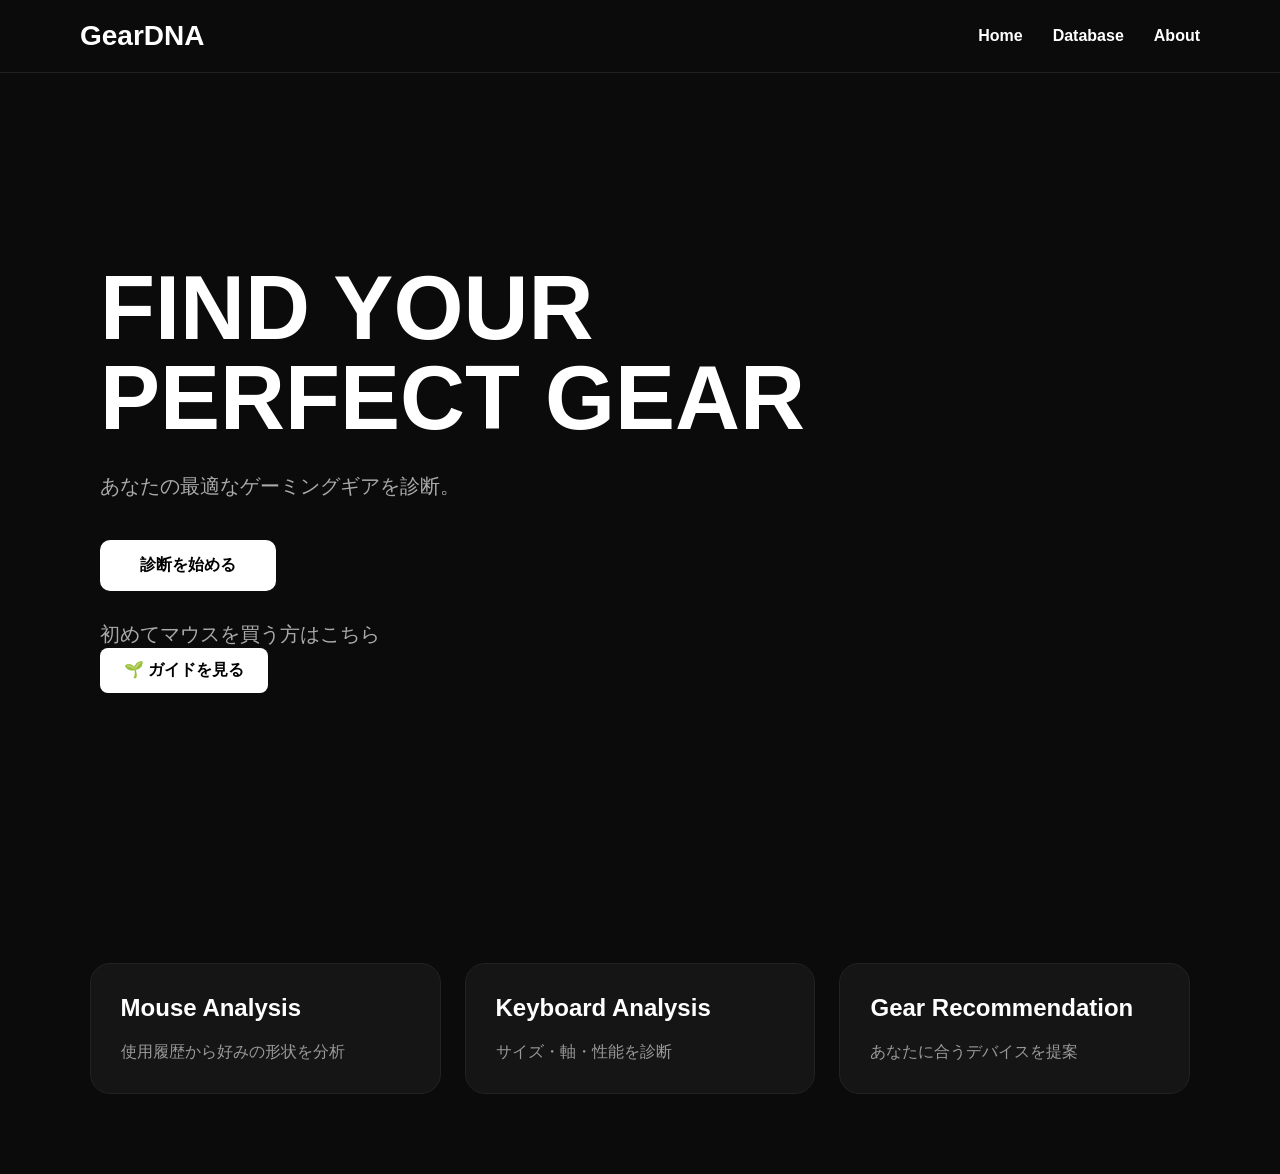
<file: index.html>
<!DOCTYPE html>
<html lang="ja">
<head>
    <meta charset="UTF-8">
    <meta name="viewport" content="width=device-width, initial-scale=1.0">
    <title>GearDNA</title>
    <link rel="stylesheet" href="css/style.css?v=20261027-responsive-v2">
</head>
<body>

<header>
    <div class="logo">GearDNA</div>

    <nav>
        <a href="index.html">Home</a>
        <a href="pages/diagnose.html">Database</a>
        <a href="pages/about.html">About</a>
    </nav>
</header>

<section class="hero">

    <div class="hero-text">
        <h1>
            FIND YOUR<br>
            PERFECT GEAR
        </h1>

        <p>
            あなたの最適なゲーミングギアを診断。
        </p>

        <a href="pages/diagnose.html" class="start-btn">
            診断を始める
        </a>
        <p class="guide-text">
            初めてマウスを買う方はこちら
        </p>
        <a href="pages/beginner.html" class="guide-btn">
            🌱 ガイドを見る
        </a>
    </div>

 

</section>

<section class="features">

    <div class="card">
        <h2>Mouse Analysis</h2>
        <p>
            使用履歴から好みの形状を分析
        </p>
    </div>

    <div class="card">
        <h2>Keyboard Analysis</h2>
        <p>
            サイズ・軸・性能を診断
        </p>
    </div>

    <div class="card">
        <h2>Gear Recommendation</h2>
        <p>
            あなたに合うデバイスを提案
        </p>
    </div>

</section>

</body>
</html>
</file>
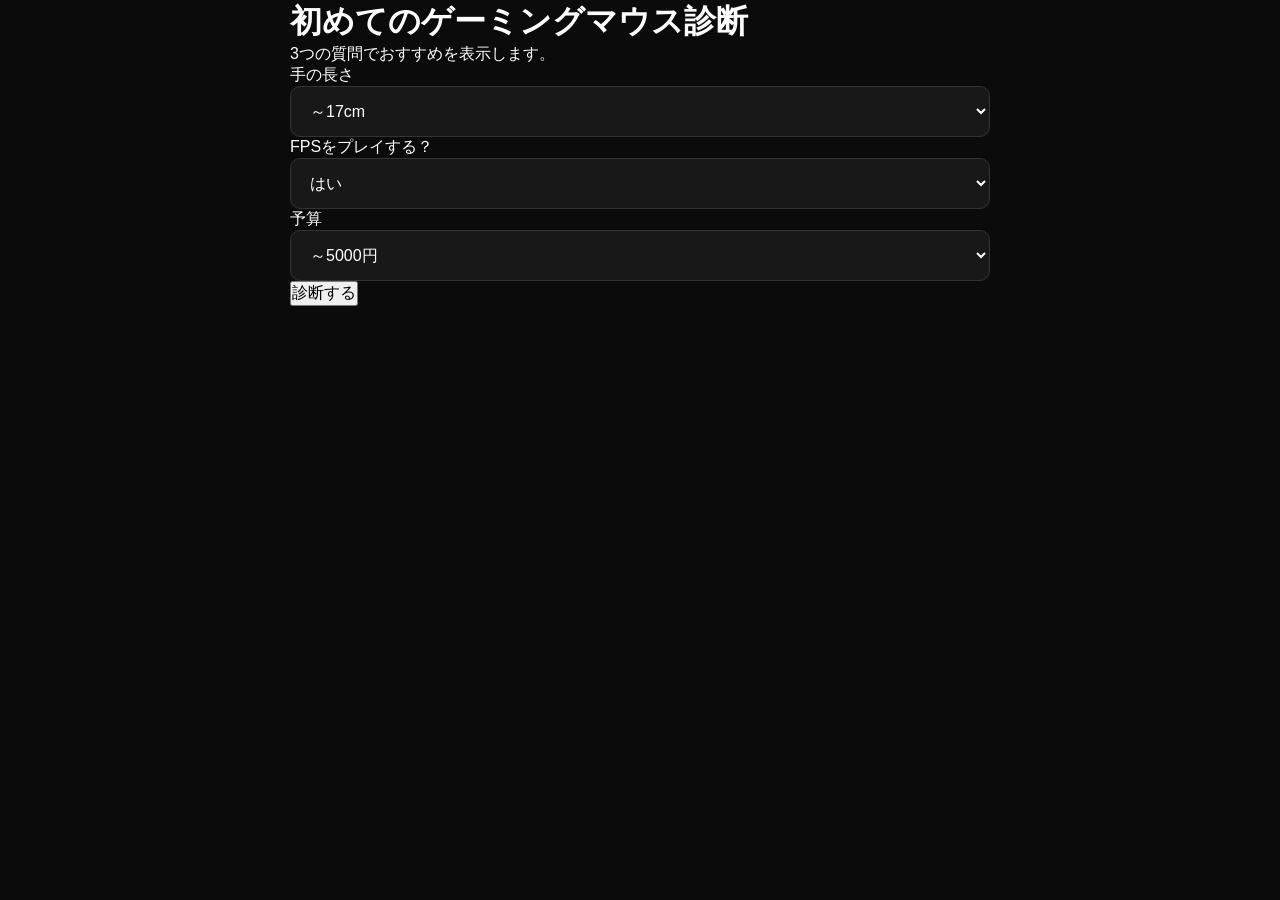
<file: pages/beginner.html>
<!DOCTYPE html>
<html lang="ja">
<head>
    <meta charset="UTF-8">
    <meta name="viewport" content="width=device-width, initial-scale=1.0">
    <title>初心者向けマウス診断</title>

    <link rel="stylesheet" href="../css/style.css?v=20261027-responsive-v2">
</head>
<body>

    <div class="container">

        <h1>初めてのゲーミングマウス診断</h1>
        <p>3つの質問でおすすめを表示します。</p>

        <form id="beginnerForm">

            <label>手の長さ</label>
            <select id="handSize">
                <option value="small">～17cm</option>
                <option value="medium">17～19cm</option>
                <option value="large">19cm～</option>
            </select>

            <label>FPSをプレイする？</label>
            <select id="fps">
                <option value="yes">はい</option>
                <option value="no">いいえ</option>
            </select>

            <label>予算</label>
            <select id="budget">
                <option value="5000">～5000円</option>
                <option value="10000">～10000円</option>
                <option value="99999">制限なし</option>
            </select>

            <button type="submit">
                診断する
            </button>

        </form>

        <div id="results"></div>

    </div>

    <script src="../js/beginner.js"></script>

</body>
</html>
</file>
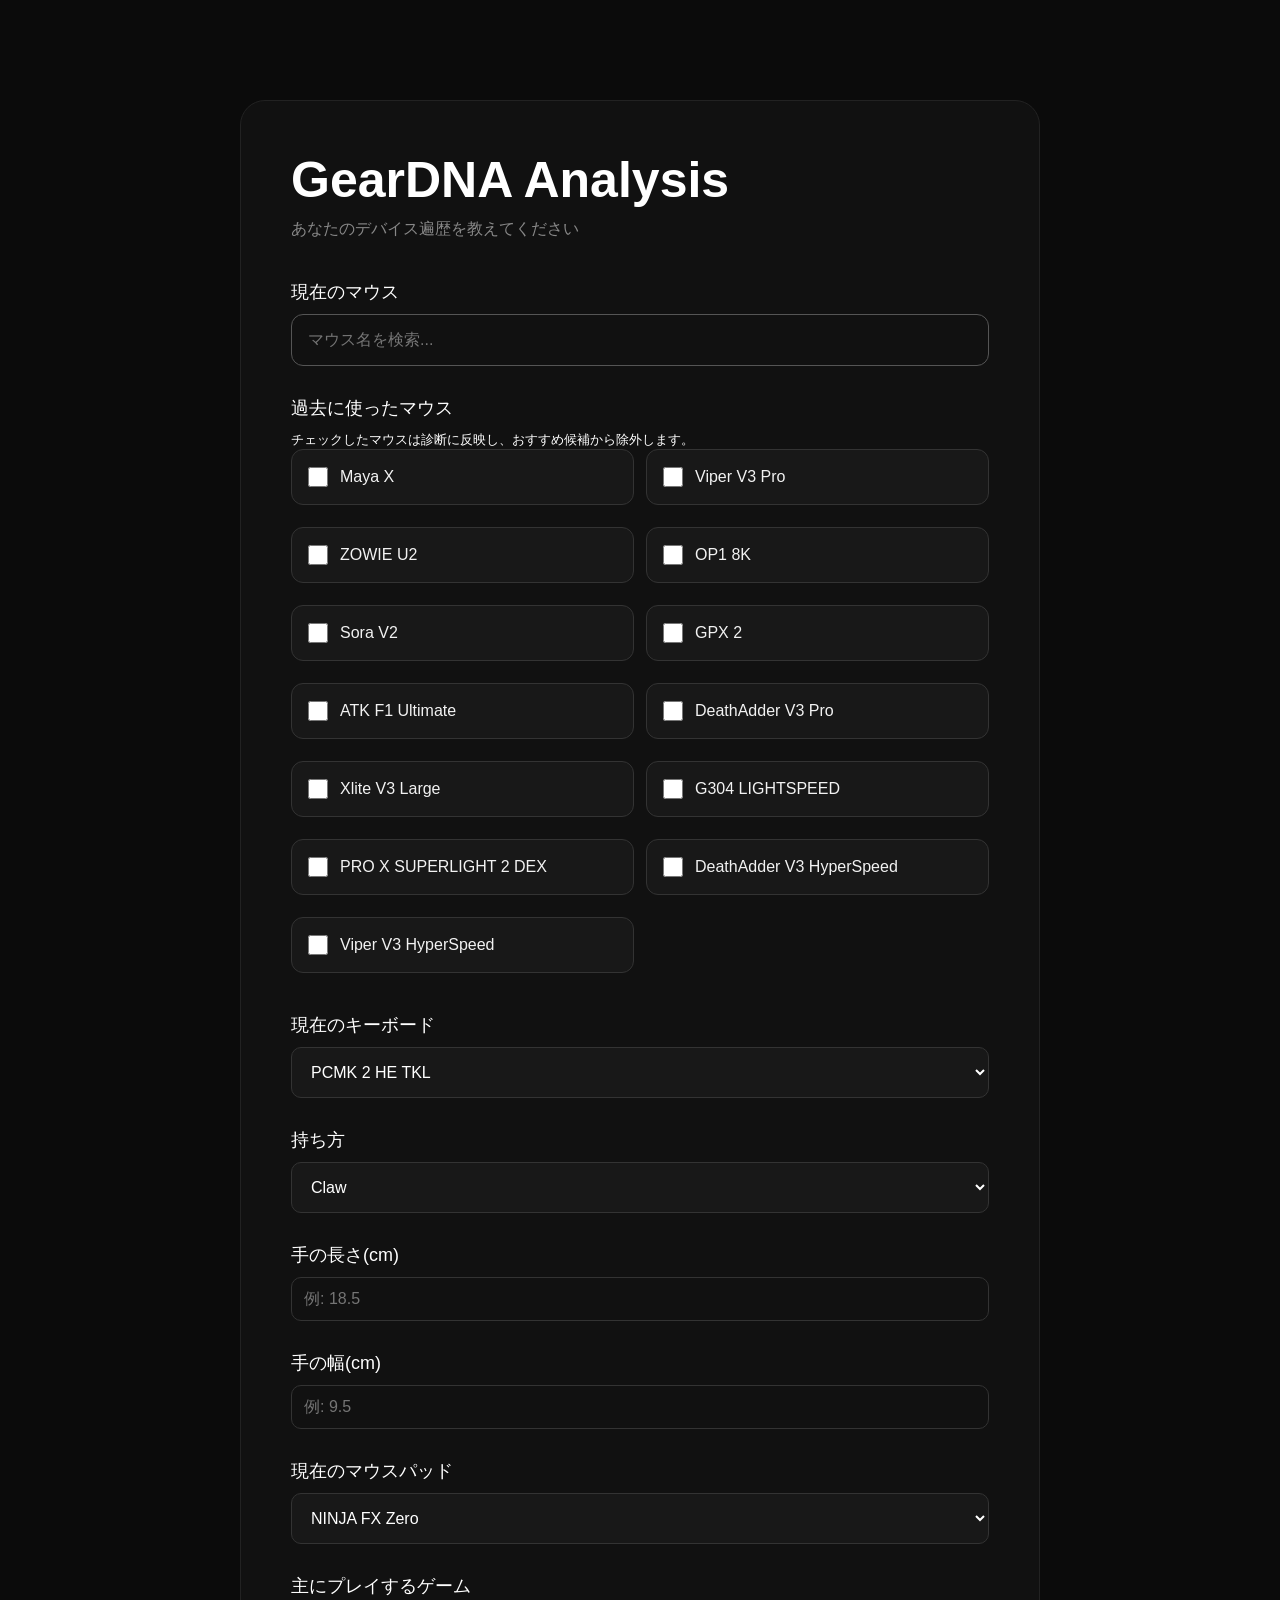
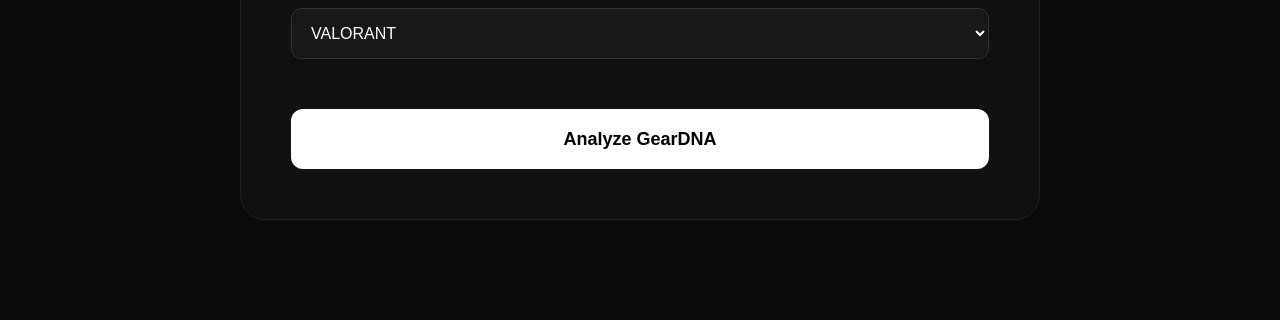
<file: pages/diagnose.html>
<!DOCTYPE html>
<html lang="ja">
<head>
    <meta charset="UTF-8">
    <meta name="viewport" content="width=device-width, initial-scale=1.0">
    <title>GearDNA Diagnosis</title>
    <link rel="stylesheet" href="../css/style.css?v=20261027-responsive-v2">
</head>
<body>

<section class="diagnosis-form">

    <div class="diagnosis-container">

        <h1>GearDNA Analysis</h1>

        <p>
            あなたのデバイス遍歴を教えてください
        </p>

        <form id="gearForm">

            <div class="input-group">

                <label>現在のマウス</label>

                <input type="text" id="currentMouse" list="mouseList" placeholder="マウス名を検索..." class="search-input">
                
                <datalist id="mouseList"></datalist>

            </div>

            <div class="input-group">

                <label>過去に使ったマウス</label>
                <small>チェックしたマウスは診断に反映し、おすすめ候補から除外します。</small>

                <div class="checkbox-grid" id="usedMouseList"></div>

            </div>

            <div class="input-group">

                <label>現在のキーボード</label>

                <select id="currentKeyboard">
                    <option>PCMK 2 HE TKL</option>
                    <option>Wooting 80HE</option>
                    <option>Apex Pro TKL</option>
                    <option>GravaStar Mercury K1 Pro</option>
                    <option>GravaStar Mercury K1</option>
                    <option>GravaStar Mercury K1 Lite</option>
                    <option>GravaStar Mercury K98 Pro</option>
                    <option>AIM1 瞬 MATATAKI</option>
                    <option>Razer Huntsman V3 Pro Tenkeyless 8KHz</option>
                    <option>Logitech PRO X TKL RAPID</option>
                    <option>Keychron Q1 HE</option>
                    <option>SteelSeries Apex Pro TKL Gen 3</option>
                    <option>Wooting 60HE+</option>
                    <option>DrunkDeer A75 Pro</option>
                    <option>ASUS ROG Falchion Ace HFX</option>
                </select>

            </div>
            <div class="input-group">

              <label>持ち方</label>

                <select id="grip">

                 <option>Claw</option>

                 <option>Palm</option>

                 <option>Fingertip</option>

                </select>

            </div>
            <div class="input-group">

             <label>手の長さ(cm)</label>

               <input
                 type="number"
                 id="handLength"
                 placeholder="例: 18.5"
                 step="0.1"
               >

            </div>
            <div class="input-group">

              <label>手の幅(cm)</label>

               <input
                 type="number"
                 id="handWidth"
                 placeholder="例: 9.5"
                 step="0.1"
              >

          </div>

            <div class="input-group">

                <label>現在のマウスパッド</label>

                <select id="currentMousepad">
                    <option>NINJA FX Zero</option>
                    <option>SP-004</option>
                    <option>QcK</option>
                    <option>NINJA FX Hien</option>
                    <option>NINJA FX Hayate-Otsu V2</option>
                    <option>Logitech G640</option>
                    <option>Logitech G840</option>
                    <option>Razer Gigantus V2</option>
                    <option>SteelSeries QcK Heavy</option>
                    <option>Pulsar ES2 eSports Mousepad</option>
                </select>

            </div>

            <div class="input-group">

                <label>主にプレイするゲーム</label>

                <select>
                    <option>VALORANT</option>
                    <option>CS2</option>
                    <option>Apex Legends</option>
                </select>

            </div>

            <button class="analyze-btn">
                Analyze GearDNA
            </button>

        </form>

    </div>

</section>
<script src="../js/diagnose.js?v=20261027-mouse-result-details"></script>

</body>
</html>
</file>
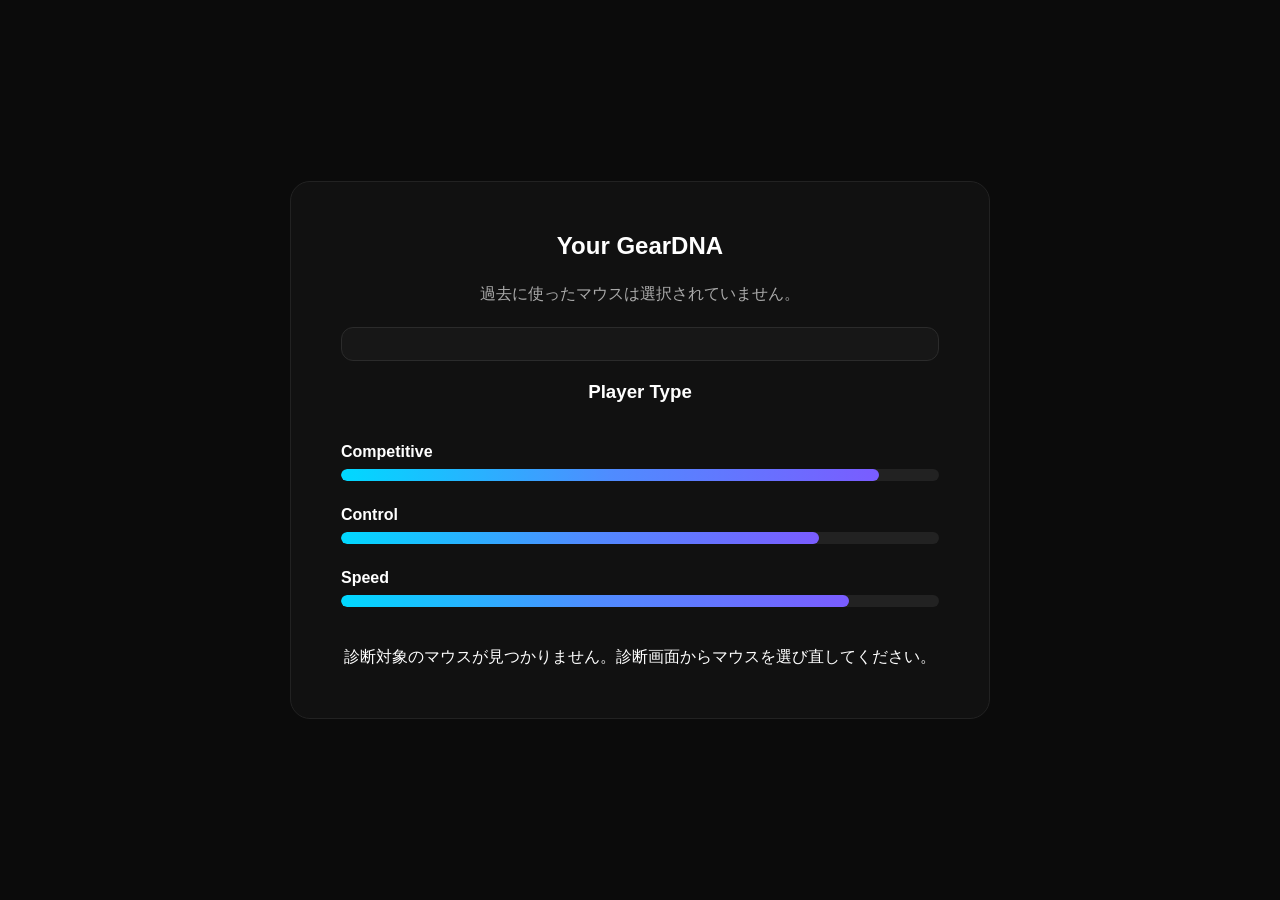
<file: pages/result.html>
<!DOCTYPE html>
<html lang="ja">
<head>
<meta charset="UTF-8">
<meta name="viewport" content="width=device-width, initial-scale=1.0">
<title>GearDNA Result</title>
<link rel="stylesheet" href="../css/style.css?v=20261027-mouse-result-details">
</head>
<body>

<section class="result">

    <div class="result-card">

        <h1>Your GearDNA</h1>

        <h2 id="scoreText"></h2>
        <p id="usedMouseSummary"></p>
        <div id="mouseProfileSummary" class="mouse-profile-summary"></div>

        <div class="type-card">

            <h3>Player Type</h3>

            <p id="playerType"></p>
            <div class="stats">

    <div class="stat">
        <span>Competitive</span>
        <div class="bar">
            <div id="competitiveBar" class="fill"></div>
        </div>
    </div>

    <div class="stat">
        <span>Control</span>
        <div class="bar">
            <div id="controlBar" class="fill"></div>
        </div>
    </div>

    <div class="stat">
        <span>Speed</span>
        <div class="bar">
            <div id="speedBar" class="fill"></div>
        </div>
    </div>

</div>

<div class="recommendation-list" id="recommendations">
</div>
</div>

        </div>

    </div>

</section>

<script src="../js/result.js?v=20261027-mouse-result-details"></script>

</body>
</html>
</file>
<file: css/style.css>
*{
    margin:0;
    padding:0;
    box-sizing:border-box;
}

body{
    background:#0b0b0b;
    color:white;
    font-family:sans-serif;
}

header{
    display:flex;
    justify-content:space-between;
    align-items:center;
    padding: 20px 80px;
    border-bottom:1px solid #222;
}


nav{
    display:flex;
    gap:30px;
}

nav a{
    color:white;
    text-decoration:none;
    font-weight:600;
}

.logo{
    font-size:28px;
    font-weight:bold;
}
.hero{
    width:100%;
    min-height:90vh;

    display:flex;
    justify-content:center;
    align-items:center;

    padding:100px;
}

.hero-text{
    width:50%;
}

.hero-text h1{
    font-size:90px;
    line-height:1;
}

.hero-text p{
    margin-top:30px;
    font-size:20px;
    color:#aaa;
}

.start-btn{
    display:inline-block;

    margin-top:40px;
    padding:15px 40px;

    background:white;
    color:black;

    text-decoration:none;
    border-radius:10px;

    font-weight:bold;
}

.hero-image{
    width:50%;
    display:flex;
    justify-content:center;
}

.hero-image img{
    width:600px;
}

.features{
    width:100%;
    display:flex;
    justify-content:center;
    gap:30px;
    padding:100px;
}
.gear-link{
    text-decoration:none;
    color:inherit;
    display:block;
}

.card{
    width:350px;
    background:#151515;
    border:1px solid #222;
    padding:30px;
    border-radius:20px;
    box-sizing:border-box;
}

.card h2{
    margin-bottom:20px;
}

.card p{
    color:#999;
}
.diagnosis-form{
    min-height:100vh;
    display: flex;
    justify-content: center;
    align-items: center;
    padding:100px 20px;
}

.diagnosis-container{
    width:min(100%,800px);
    background:#111;
    border:1px solid #222;
    border-radius:25px;
    padding:50px;
}

.diagnosis-container h1{
    font-size:50px;
    margin-bottom:10px;
}

.diagnosis-container p{
    color:#888;
    margin-bottom:40px;
}

.input-group{
    margin-bottom:30px;
}

.input-group label{
    display:block;
    margin-bottom:10px;
    font-size:18px;
}

select{
    width:100%;
    padding:15px;
    background:#181818;
    border:1px solid #333;
    color:white;
    border-radius:10px;
}

.checkbox-grid{
    display:grid;
    grid-template-columns:repeat(2,minmax(0,1fr));
    gap:12px;
}

.checkbox-grid label{
    display:flex;
    justify-content:flex-start;
    align-items:center;
    gap:12px;
    min-height:56px;
    padding:14px 16px;
    background:#181818;
    border:1px solid #333;
    border-radius:12px;
    color:#f2f2f2;
    font-size:16px;
    line-height:1.5;
    text-align:left;
    overflow-wrap:anywhere;
    cursor:pointer;
    transition:background .2s ease,border-color .2s ease;
}

.checkbox-grid label:has(input:checked){
    background:#172326;
    border-color:#00d9ff;
}

.checkbox-grid label:focus-within{
    outline:2px solid #00d9ff;
    outline-offset:2px;
}

.checkbox-grid input[type="checkbox"]{
    flex:0 0 20px;
    width:20px;
    height:20px;
    margin:0;
    accent-color:#00d9ff;
    cursor:pointer;
}

@media (max-width:600px){
    .checkbox-grid{
        grid-template-columns:1fr;
    }
}

.analyze-btn{
    width:100%;
    height:60px;
    margin-top:20px;

    border:none;
    border-radius:12px;

    background:white;
    color:black;

    font-size:18px;
    font-weight:bold;

    cursor:pointer;
}
.result{
    min-height:100vh;
    display:flex;
    justify-content:center;
    align-items:center;
}

.result-card{
    width:700px;
    background:#111;
    border:1px solid #222;
    border-radius:20px;
    padding:50px;
    text-align:center;
}
.stats{

    margin-top:40px;

    margin-bottom:40px;
}

.stat{

    margin-bottom:25px;
}

.stat span{

    display:block;

    margin-bottom:8px;

    text-align:left;

    font-weight:600;
}

.bar{

    width:100%;

    height:12px;

    background:#222;

    border-radius:999px;

    overflow:hidden;
}

.fill{

    height:100%;

    width:0%;

    background: linear-gradient(90deg,
     #00d9ff,
     #4f8cff,
     #7a5cff
    );
    border-radius:999px;

    transition:.8s ease;
}
.recommendation-list{

    display:flex;
    gap:20px;

    justify-content:center;

    flex-wrap:wrap;

    margin-top:40px;

}

.gear-card{

    width:280px;

    background:#111;

    border:1px solid #222;

    border-radius:15px;

    padding:20px;

    text-align:center;

    transition:.3s;

    cursor:pointer;
}

.gear-card:hover{

    transform:translateY(-5px);

    border-color:#00ffff;
    box-shadow: 
    0 0 20px #00ffff55;

}

.gear-image{

    width:100%;
    aspect-ratio:1/1;
    object-fit:contain;
    display:block;

}

.match{

    color:#00ffff;

    font-weight:bold;
    font-weight:700;
}

.buy-btn{

    display:inline-block;

    margin-top:10px;

    padding:10px 20px;

    border-radius:10px;

    background:#00ffff;

    color:black;

    text-decoration:none;

    font-weight:bold;

}
.diagnosis{
    width: 600px;
    margin: 50px auto;
    display: flex;
    flex-direction: column;
    gap: 15px;
}

.diagnosis select,
.diagnosis button{
    padding: 10px;
    font-size: 16px;
}

#results{
    margin-top: 20px;
}
.best-match{
    border: 2px solid #ffd700;

    box-shadow:
        0 0 10px #ffd70088,
        0 0 25px #ffd70055,
        0 0 40px #ffd70022;

    transform: scale(1.03);
}
.best-badge{
    position:absolute;
    top:10px;
    right:10px;

    background:#ffd700;
    color:#111;

    font-size:12px;
    font-weight:bold;

    padding:4px 10px;
    border-radius:999px;
}
.input-group input[type="number"]{
    width:100%;
    padding:12px;
    border-radius:10px;
    border:1px solid #333;
    background:#111;
    color:white;
    box-sizing:border-box;
}
.search-input{
    width:100%;
    padding:16px;
    border:1px solid #555;
    border-radius:12px;
    background:#111;
    color:white;
    font-size:16px;
    box-sizing:border-box;
}

.search-input:focus{
    outline:none;
    border-color:#888;
}
/* ===== 初心者診断 ===== */

#results{
    display: flex;
    flex-wrap: wrap;
    justify-content: center;
    gap: 24px;
    margin-top: 40px;
}

.mouse-card{
    width: 260px;
    background: #111;
    border: 1px solid #2b2b2b;
    border-radius: 12px;
    padding: 20px;
    text-align: center;
    transition: 0.3s;
}

.mouse-card:hover{
    transform: translateY(-5px);
}

.mouse-card img{
    width: 100%;
    height: 180px;
    object-fit: contain;
    display: block;
    margin-bottom: 15px;
}

.mouse-card h3{
    margin: 10px 0 5px;
    color: #fff;
}

.mouse-card p{
    color: #aaa;
}
.container{
    max-width:700px;
    margin:0 auto;
}
.beginner-card{
    margin-top:40px;
    padding:24px;
    border:1px solid #2b2b2b;
    border-radius:16px;
    background:#111;
}

.beginner-card h3{
    margin-bottom:10px;
}

.beginner-card p{
    color:#aaa;
    margin-bottom:20px;
}

.guide-btn{
    display:inline-block;
    padding:12px 24px;
    border-radius:8px;
    background:#fff;
    color:#000;
    text-decoration:none;
    font-weight:bold;
}
#b-btn {
    display: block;
    width: 180px;
    height: 55px;
    margin: 20px auto 0;
    border: none;
    border-radius: 16px;
    background: #f2f2f2;
    color: #000;
    font-size: 20px;
    font-weight: 700;
    cursor: pointer;
    transition: all .2s ease;
}

#b-btn:hover {
    background: #e5e5e5;
    transform: translateY(-2px);
}

#b-btn:active {
    transform: translateY(0);
}
/* ====================
   Smartphone
==================== */

@media (max-width: 768px){
    .card{
        width: 90%;
        max-width: 350px;
        padding: 20px;
    }

    body{
        padding: 0px;
    }
    .result{
        min-height: auto;
        padding: 10px;
        align-items: flex-start;
    }

    .result-card{
        width: 100%;
        padding: 25px 15px;
    }

    .recommendation-list{
        display: grid;
        grid-template-columns: 1fr 1fr;
        gap: 12px;
    }

    .gear-card{
        width: auto;
        padding: 15px;
    }

    .gear-image{
        width: 100%;
        height: auto;
    }

    h1{
        font-size: 2rem;
    }

    h2{
        font-size: 1.4rem;
    }

    h3{
        font-size: 1rem;
    }
}
@media (max-width:768px){

    .hero-text h1{
        font-size:56px;
        line-height:0.95;
    }

}
@media (max-width:768px){

    .hero{
        flex-direction:column;
        padding:40px 20px;
    }

    .hero-text{
        width:100%;
    }

    .hero-image{
        width:100%;
    }

}
@media (max-width:768px){

    header{
        padding:20px;
    }

    .logo{
        font-size:32px;
    }

    nav{
        gap:15px;
    }

    nav a{
        font-size:14px;
    }

}
@media (max-width:768px){

    .hero{
        flex-direction:column;
        padding:40px 20px;
    }

    .hero-text,
    .hero-image{
        width:100%;
    }

    .hero-text h1{
        font-size:56px;
    }

    .hero-image img{
        width:100%;
        max-width:350px;
    }

}
@media (max-width: 768px){

  .features{
    display: flex;
    flex-direction: column;
    align-items: center;
    padding: 20px;
  }

  .card{
    width: 100%;
    max-width: 350px;
      box-sizing: border-box;
  }

}

/* ===== Responsive layouts: desktop, tablet, and iPhone ===== */
html{
    -webkit-text-size-adjust:100%;
}

body{
    min-width:320px;
}

img{
    max-width:100%;
}

button,
input,
select{
    font:inherit;
}

select{
    min-height:48px;
    font-size:16px;
}

@media (min-width:769px) and (max-width:1199px){
    header{
        padding:20px clamp(24px,5vw,64px);
    }

    .hero{
        padding:64px clamp(32px,6vw,80px);
    }

    .hero-text,
    .hero-image{
        min-width:0;
    }

    .hero-text h1{
        font-size:clamp(48px,6vw,72px);
    }

    .hero-image img{
        width:min(100%,520px);
        height:auto;
    }

    .features{
        display:grid;
        grid-template-columns:repeat(3,minmax(0,1fr));
        gap:20px;
        padding:64px 32px;
    }

    .card{
        width:auto;
        min-width:0;
        padding:24px;
    }

    .diagnosis-form{
        align-items:flex-start;
        padding:clamp(40px,8vh,80px) 24px;
    }

    .diagnosis-container{
        padding:clamp(32px,5vw,50px);
    }

    .result{
        padding:40px 24px;
    }

    .result-card{
        width:min(100%,900px);
    }

    .recommendation-list{
        display:grid;
        grid-template-columns:repeat(2,minmax(0,1fr));
    }

    .gear-card{
        width:auto;
        min-width:0;
    }
}

@media (max-width:768px){
    header{
        flex-direction:column;
        align-items:flex-start;
        gap:14px;
        padding:16px 20px;
    }

    .logo{
        font-size:28px;
    }

    nav{
        width:100%;
        flex-wrap:wrap;
        gap:12px 20px;
    }

    nav a{
        font-size:14px;
    }

    .hero{
        min-height:auto;
        align-items:flex-start;
        padding:56px 20px 48px;
    }

    .hero-text,
    .hero-image{
        width:100%;
    }

    .hero-text h1{
        font-size:clamp(36px,8.8vw,56px);
        line-height:1.02;
    }

    .hero-text p{
        margin-top:20px;
        font-size:16px;
        line-height:1.6;
    }

    .hero-image img{
        width:100%;
        max-width:420px;
        height:auto;
    }

    .start-btn,
    .guide-btn{
        min-height:48px;
        padding:14px 24px;
    }

    .features{
        display:grid;
        grid-template-columns:1fr;
        gap:14px;
        padding:24px 20px 48px;
    }

    .card{
        width:100%;
        max-width:none;
        padding:22px;
    }

    .diagnosis-form{
        min-height:100vh;
        min-height:100svh;
        align-items:flex-start;
        padding:24px 12px 40px;
    }

    .diagnosis-container{
        width:100%;
        max-width:720px;
        padding:28px 22px;
        border-radius:20px;
    }

    .diagnosis-container h1{
        font-size:clamp(30px,7.8vw,42px);
        line-height:1.15;
        overflow-wrap:anywhere;
    }

    .diagnosis-container p{
        margin-bottom:28px;
        font-size:15px;
        line-height:1.6;
    }

    .input-group{
        margin-bottom:24px;
    }

    .input-group label{
        margin-bottom:9px;
        font-size:16px;
        line-height:1.5;
    }

    .input-group small{
        display:block;
        line-height:1.5;
    }

    .checkbox-grid{
        grid-template-columns:1fr;
        gap:10px;
    }

    .checkbox-grid label{
        min-height:52px;
        padding:13px 14px;
        gap:12px;
        font-size:15px;
    }

    .checkbox-grid input[type="checkbox"]{
        flex-basis:22px;
        width:22px;
        height:22px;
    }

    .search-input,
    .input-group input[type="number"],
    .diagnosis-container select{
        width:100%;
        min-height:48px;
        padding:12px 14px;
        font-size:16px;
    }

    .analyze-btn{
        min-height:52px;
        height:auto;
        margin-top:8px;
        padding:14px 16px;
        font-size:17px;
    }

    .result{
        min-height:100vh;
        min-height:100svh;
        align-items:flex-start;
        padding:24px 12px;
    }

    .result-card{
        width:100%;
        max-width:900px;
        padding:26px 18px;
        border-radius:18px;
    }

    .result-card h1{
        font-size:clamp(28px,7.8vw,40px);
        line-height:1.2;
    }

    .recommendation-list{
        display:grid;
        grid-template-columns:repeat(2,minmax(0,1fr));
        gap:12px;
        margin-top:28px;
    }

    .gear-card{
        width:auto;
        min-width:0;
        padding:14px 10px;
    }

    .container{
        width:min(calc(100% - 32px),700px);
        padding-top:32px;
    }

    #beginnerForm{
        display:grid;
        gap:10px;
    }

    #beginnerForm label{
        margin-top:8px;
        font-size:16px;
    }

    #beginnerForm select,
    #beginnerForm button{
        width:100%;
        min-height:48px;
    }

    #beginnerForm button{
        margin-top:12px;
        border:0;
        border-radius:10px;
        background:#fff;
        color:#111;
        font-weight:700;
    }

    #results{
        display:grid;
        grid-template-columns:1fr;
        gap:16px;
    }

    .mouse-card{
        width:100%;
    }

    .beginner-card{
        margin-top:28px;
        padding:18px;
    }

    .diagnosis{
        width:min(calc(100% - 32px),600px);
    }
}

@media (max-width:480px){
    header{
        padding:15px 16px;
    }

    nav{
        gap:10px 16px;
    }

    .hero{
        padding:48px 18px 40px;
    }

    .hero-text h1{
        font-size:clamp(34px,9.5vw,44px);
    }

    .features{
        padding-right:16px;
        padding-left:16px;
    }

    .diagnosis-form{
        padding:16px 10px 28px;
    }

    .diagnosis-container{
        padding:24px 17px;
        border-radius:18px;
    }

    .diagnosis-container h1{
        font-size:clamp(28px,8.4vw,36px);
    }

    .checkbox-grid label{
        padding:12px;
    }

    .recommendation-list{
        grid-template-columns:1fr;
    }

    .gear-card{
        width:100%;
        padding:16px;
    }

    .result-card{
        padding:22px 14px;
    }

    .beginner-card{
        padding:16px;
    }
}


@media (min-width:769px){
    .hero:not(:has(.hero-image img)) .hero-text{
        width:min(100%,1100px);
    }
}

@media (min-width:1200px){
    .features{
        display:grid;
        grid-template-columns:repeat(3,minmax(0,1fr));
        gap:24px;
        padding:80px clamp(32px,7vw,100px);
    }

    .card{
        width:auto;
        min-width:0;
    }
}


/* Mouse profile and specification details on result cards */
#scoreText{
    margin:20px 0 8px;
    font-size:22px;
    line-height:1.4;
}

#playerType{
    margin-bottom:18px;
    color:#e5e5e5;
    font-size:18px;
    line-height:1.6;
}

#usedMouseSummary{
    margin:12px 0;
    color:#aaa;
    line-height:1.7;
    overflow-wrap:anywhere;
}

.mouse-profile-summary{
    margin:20px 0;
    padding:16px;
    border:1px solid #2b2b2b;
    border-radius:12px;
    background:#171717;
    color:#d8d8d8;
    line-height:1.7;
    text-align:left;
    overflow-wrap:anywhere;
}

.gear-specs{
    margin-top:12px;
    padding-top:10px;
    border-top:1px solid #2b2b2b;
    color:#c8c8c8;
    font-size:13px;
    line-height:1.6;
    text-align:left;
    overflow-wrap:anywhere;
}

.gear-specs p{
    margin:3px 0;
}

.gear-card h3{
    overflow-wrap:anywhere;
}

@media (max-width:480px){
    #scoreText{
        font-size:19px;
    }

    #playerType{
        font-size:16px;
    }

    .mouse-profile-summary{
        padding:13px;
        font-size:14px;
    }

    .gear-specs{
        font-size:13px;
    }
}
</file>
